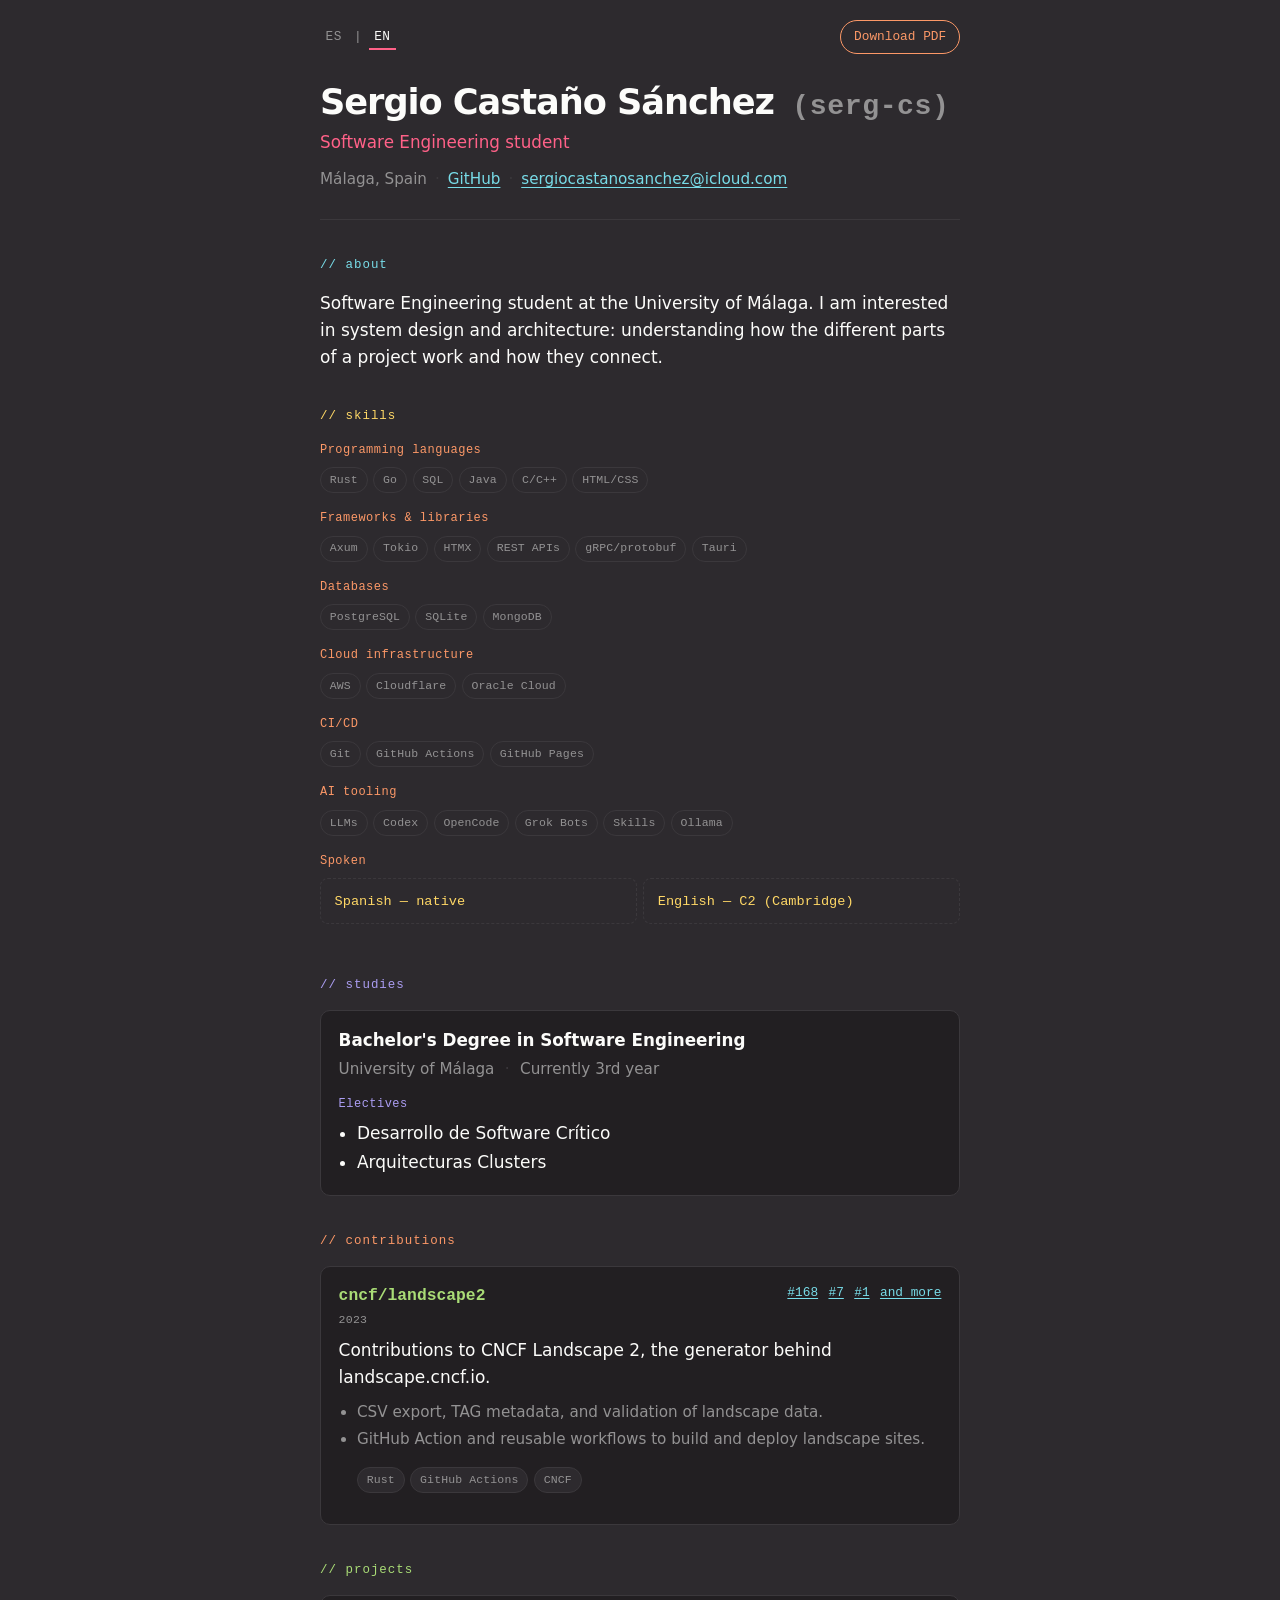
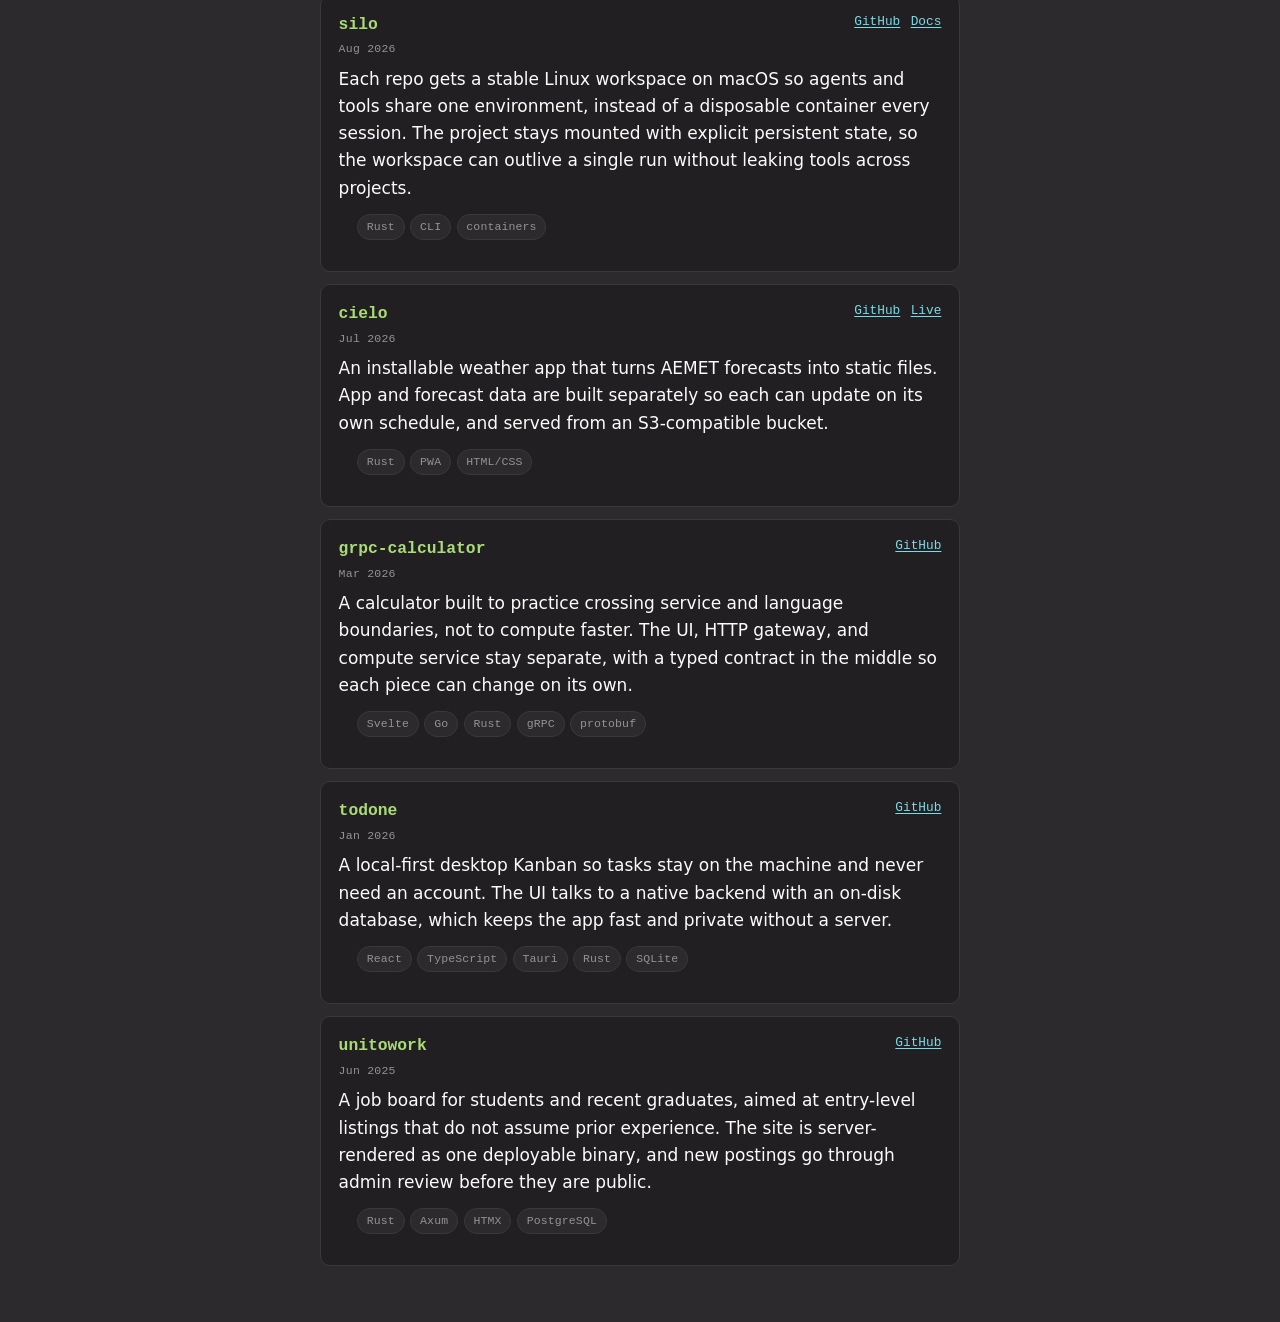
<file: docs/index.html>
<!doctype html>
<meta charset="utf-8" />
<meta http-equiv="refresh" content="0; url=cv/" />
<link rel="canonical" href="cv/" />
<title>Redirecting</title>
<script>
    location.replace("cv/" + location.search + location.hash);
</script>
<a href="cv/">CV</a>
</file>
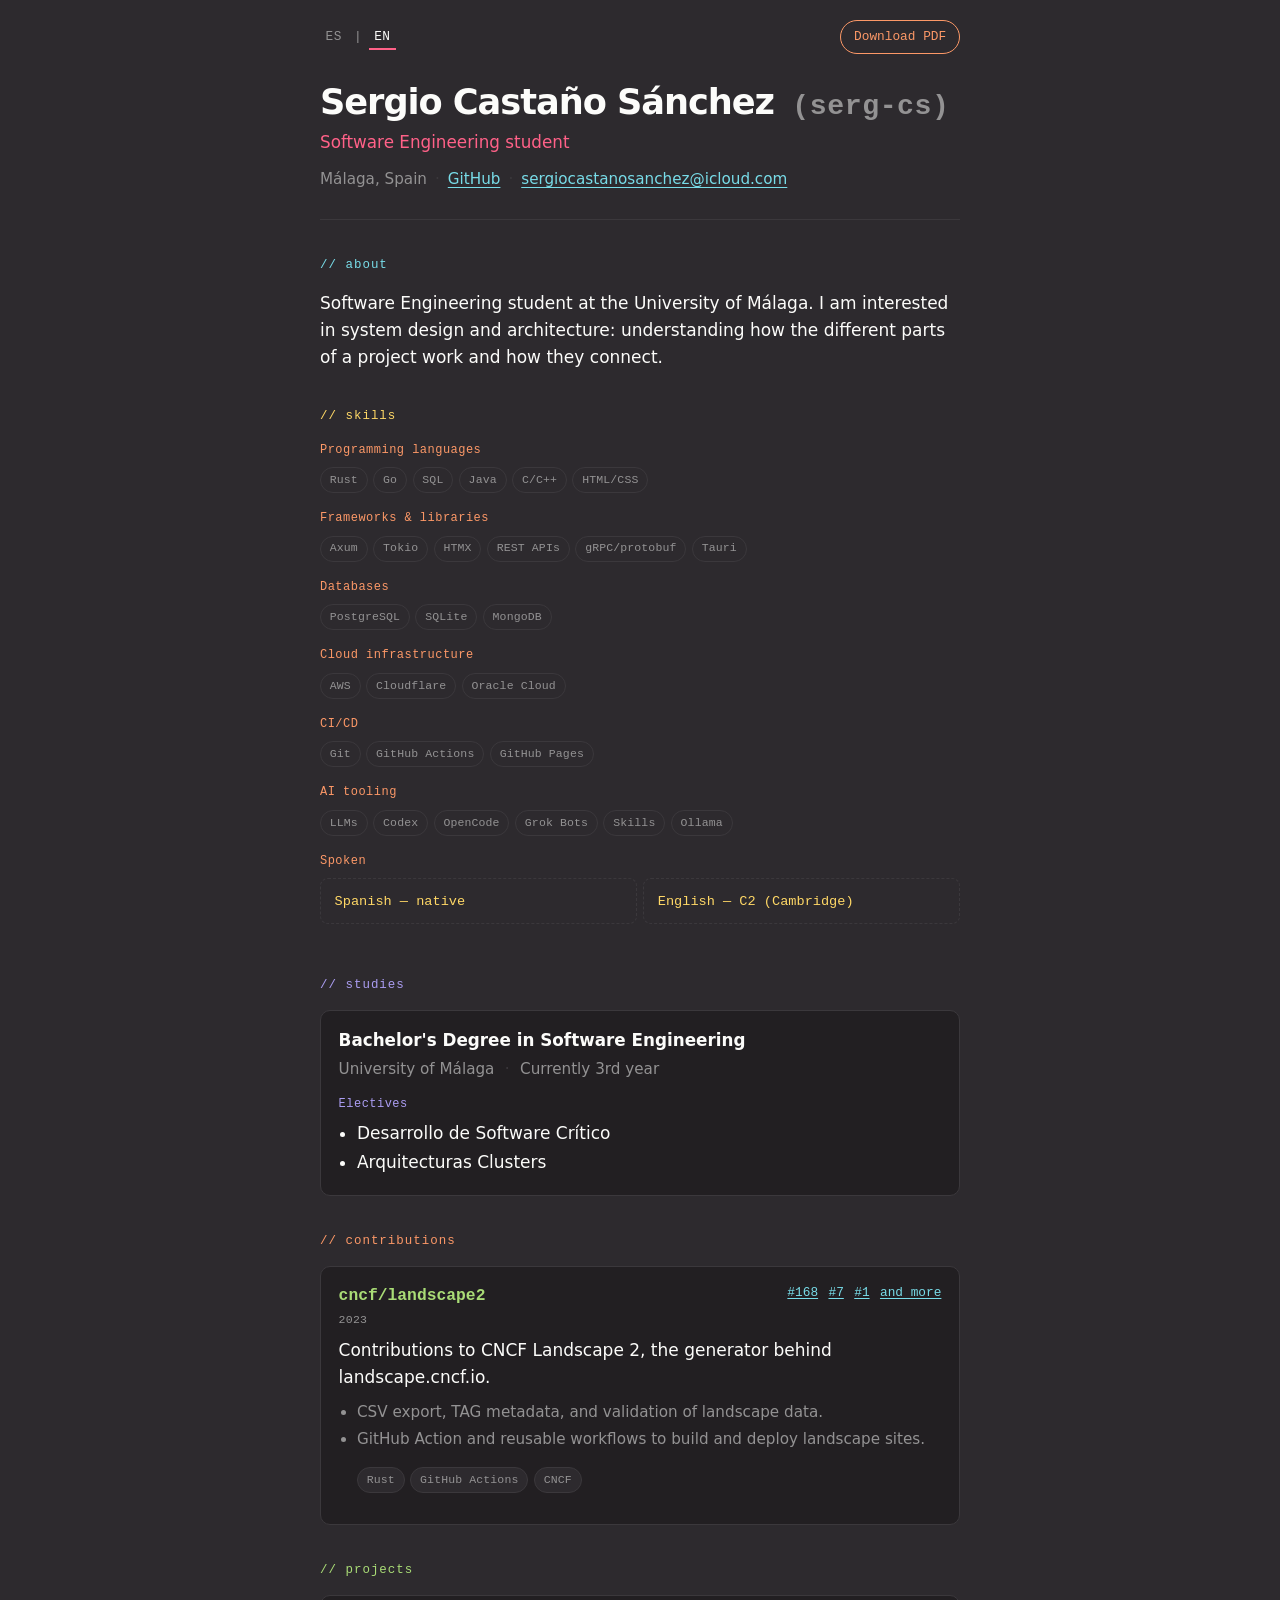
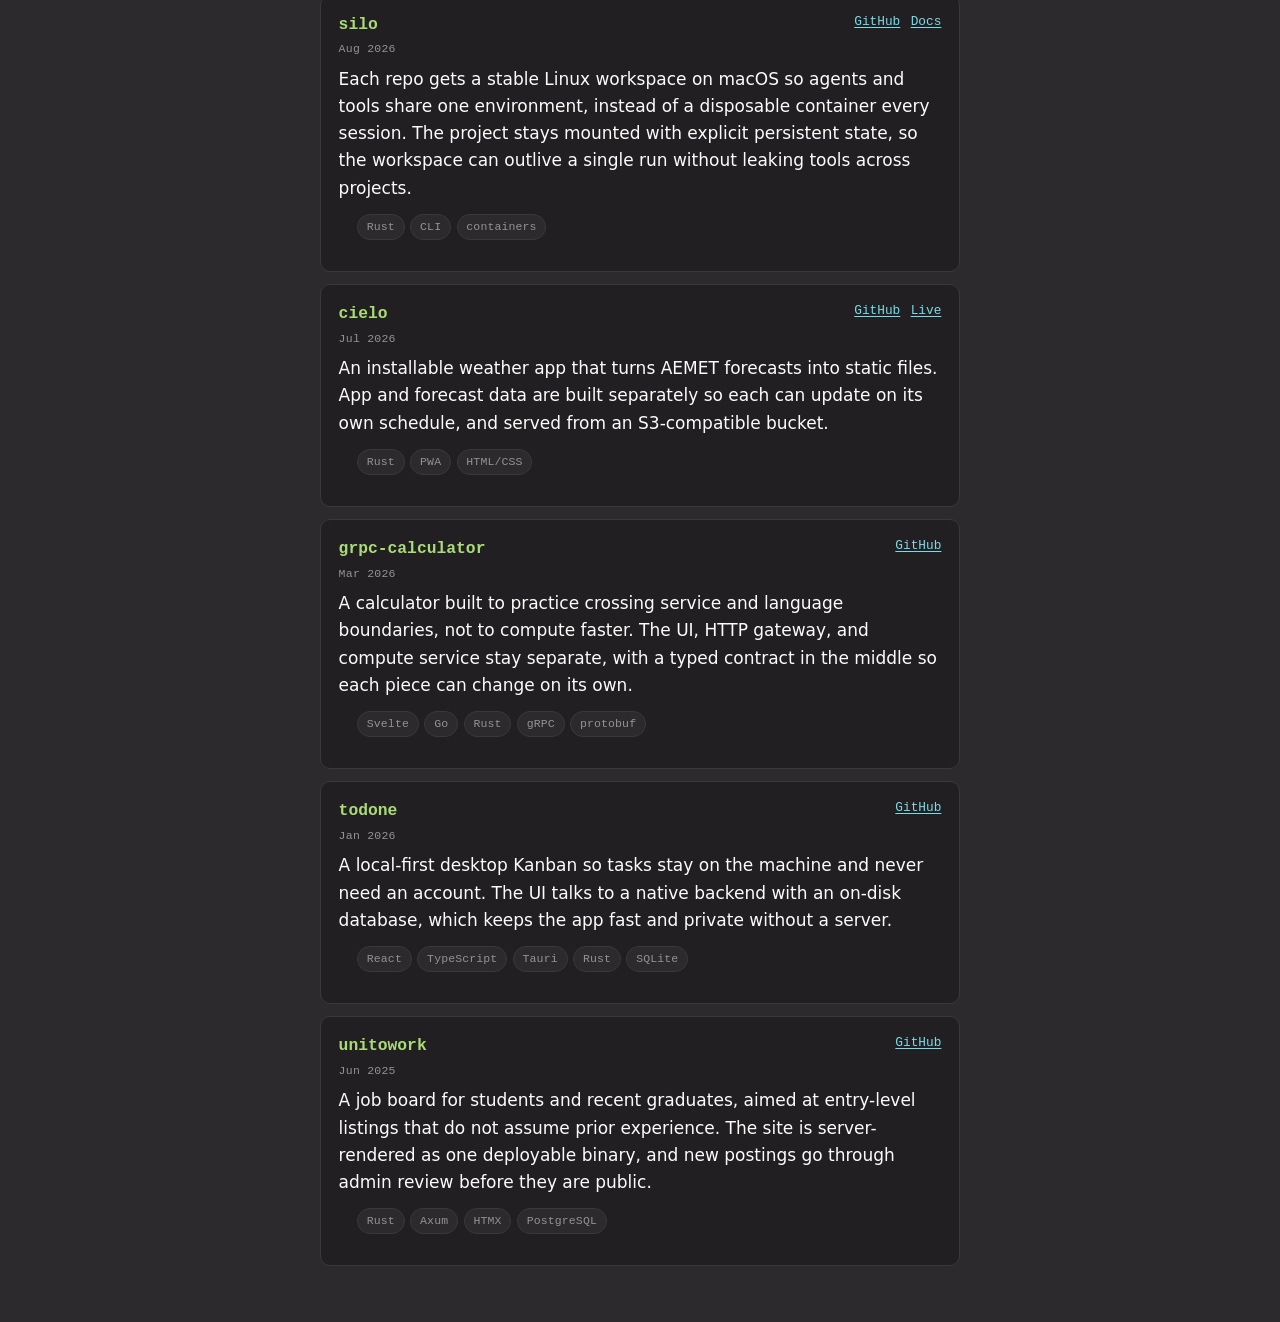
<file: docs/cv/index.html>
<!doctype html>
<html lang="en">
    <head>
        <meta charset="utf-8" />
        <meta name="viewport" content="width=device-width, initial-scale=1" />
        <meta name="color-scheme" content="dark" />
        <meta name="theme-color" content="#2d2a2e" />
        <meta
            name="description"
            content="CV — Sergio Castaño Sánchez, Software Engineering student in Málaga."
        />
        <meta name="author" content="Sergio Castaño Sánchez" />
        <meta property="og:type" content="profile" />
        <meta property="og:title" content="Sergio Castaño Sánchez — CV" />
        <meta
            property="og:description"
            content="Software Engineering student in Málaga"
        />
        <meta
            property="og:url"
            content="https://serg-cs.github.io/serg-cs/cv/"
        />
        <meta property="og:locale" content="en_US" />
        <meta property="og:locale:alternate" content="es_ES" />
        <meta property="profile:first_name" content="Sergio" />
        <meta property="profile:last_name" content="Castaño Sánchez" />
        <meta property="profile:username" content="serg-cs" />
        <meta name="twitter:card" content="summary" />
        <title>Sergio Castaño Sánchez — CV</title>
        <link
            rel="canonical"
            href="https://serg-cs.github.io/serg-cs/cv/"
        />
        <link
            rel="alternate"
            hreflang="en"
            href="https://serg-cs.github.io/serg-cs/cv/?lang=en"
        />
        <link
            rel="alternate"
            hreflang="es"
            href="https://serg-cs.github.io/serg-cs/cv/?lang=es"
        />
        <link
            rel="alternate"
            hreflang="x-default"
            href="https://serg-cs.github.io/serg-cs/cv/"
        />
        <script type="application/ld+json">
            {
                "@context": "https://schema.org",
                "@type": "Person",
                "name": "Sergio Castaño Sánchez",
                "alternateName": "serg-cs",
                "url": "https://serg-cs.github.io/serg-cs/cv/",
                "email": "sergiocastanosanchez@icloud.com",
                "jobTitle": "Software Engineering student",
                "sameAs": ["https://github.com/serg-cs"],
                "address": {
                    "@type": "PostalAddress",
                    "addressLocality": "Málaga",
                    "addressCountry": "ES"
                },
                "affiliation": {
                    "@type": "CollegeOrUniversity",
                    "name": "University of Málaga"
                }
            }
        </script>
        <link
            rel="icon"
            href="data:image/svg+xml,%3Csvg xmlns='http://www.w3.org/2000/svg' viewBox='0 0 32 32'%3E%3Crect width='32' height='32' rx='6' fill='%23221f22'/%3E%3Ctext x='16' y='21' text-anchor='middle' font-family='ui-monospace,monospace' font-size='10' font-weight='700' fill='%23fc9867'%3ESCS%3C/text%3E%3C/svg%3E"
        />
        <link rel="stylesheet" href="styles.css" />
        <script>
            (function () {
                var langs = { en: 1, es: 1 };
                var q = new URLSearchParams(location.search).get("lang");
                var stored = null;
                try {
                    stored = localStorage.getItem("cv-lang");
                } catch (e) {}
                var nav =
                    (navigator.languages && navigator.languages[0]) ||
                    navigator.language ||
                    "en";
                var device = String(nav).toLowerCase().indexOf("es") === 0 ? "es" : "en";
                var lang = langs[q] ? q : langs[stored] ? stored : device;
                document.documentElement.lang = lang;
                if (lang !== "en") document.documentElement.classList.add("i18n-pending");
            })();
        </script>
        <noscript>
            <style>
                html.i18n-pending [data-i18n] {
                    visibility: visible;
                }
            </style>
        </noscript>
    </head>
    <body>
        <a class="skip" href="#main" data-i18n="skip">Skip to content</a>
        <div class="wrap">
            <header>
                <div class="top-bar">
                    <nav class="lang" aria-label="Language">
                        <a href="?lang=es" hreflang="es" lang="es" data-set-lang="es">ES</a>
                        <span aria-hidden="true">|</span>
                        <a href="?lang=en" hreflang="en" lang="en" data-set-lang="en">EN</a>
                    </nav>
                    <a
                        class="pdf-btn"
                        href="cv-en.pdf"
                        download="Sergio-Castano-Sanchez-CV-en.pdf"
                        data-i18n="pdf"
                        >Download PDF</a
                    >
                </div>
                <h1>
                    Sergio Castaño Sánchez <span class="handle">(serg-cs)</span>
                </h1>
                <p class="role" data-i18n="role">
                    Software Engineering student
                </p>
                <p class="meta">
                    <span data-i18n="location">Málaga, Spain</span>
                    <span class="sep" aria-hidden="true">·</span>
                    <a href="https://github.com/serg-cs" rel="me">GitHub</a>
                    <span class="sep" aria-hidden="true">·</span>
                    <a href="mailto:sergiocastanosanchez@icloud.com"
                        >sergiocastanosanchez@icloud.com</a
                    >
                </p>
            </header>

            <main id="main">
                <section class="about" aria-labelledby="about-h">
                    <h2 id="about-h" data-i18n="sec.about">// about</h2>
                    <p data-i18n="about">
                        Software Engineering student at the University of
                        Málaga. I am interested in system design and
                        architecture: understanding how the different parts of a
                        project work and how they connect.
                    </p>
                </section>

                <section class="skills" aria-labelledby="skills-h">
                    <h2 id="skills-h" data-i18n="sec.skills">// skills</h2>

                    <div class="skill-group">
                        <h3 data-i18n="skills.languages">Programming languages</h3>
                        <ul class="chips">
                            <li class="chip">Rust</li>
                            <li class="chip">Go</li>
                            <li class="chip">SQL</li>
                            <li class="chip">Java</li>
                            <li class="chip">C/C++</li>
                            <li class="chip">HTML/CSS</li>
                        </ul>
                    </div>

                    <div class="skill-group">
                        <h3 data-i18n="skills.frameworks">Frameworks & libraries</h3>
                        <ul class="chips">
                            <li class="chip">Axum</li>
                            <li class="chip">Tokio</li>
                            <li class="chip">HTMX</li>
                            <li class="chip">REST APIs</li>
                            <li class="chip">gRPC/protobuf</li>
                            <li class="chip">Tauri</li>
                        </ul>
                    </div>

                    <div class="skill-group">
                        <h3 data-i18n="skills.databases">Databases</h3>
                        <ul class="chips">
                            <li class="chip">PostgreSQL</li>
                            <li class="chip">SQLite</li>
                            <li class="chip">MongoDB</li>
                        </ul>
                    </div>

                    <div class="skill-group">
                        <h3 data-i18n="skills.cloud">Cloud infrastructure</h3>
                        <ul class="chips">
                            <li class="chip">AWS</li>
                            <li class="chip">Cloudflare</li>
                            <li class="chip">Oracle Cloud</li>
                        </ul>
                    </div>

                    <div class="skill-group">
                        <h3 data-i18n="skills.cicd">CI/CD</h3>
                        <ul class="chips">
                            <li class="chip">Git</li>
                            <li class="chip">GitHub Actions</li>
                            <li class="chip">GitHub Pages</li>
                        </ul>
                    </div>

                    <div class="skill-group">
                        <h3 data-i18n="skills.ai">AI tooling</h3>
                        <ul class="chips">
                            <li class="chip">LLMs</li>
                            <li class="chip">Codex</li>
                            <li class="chip">OpenCode</li>
                            <li class="chip">Grok Bots</li>
                            <li class="chip">Skills</li>
                            <li class="chip">Ollama</li>
                        </ul>
                    </div>

                    <div class="skill-group">
                        <h3 data-i18n="skills.spoken">Spoken</h3>
                        <ul class="spoken">
                            <li data-i18n="skills.spanish">Spanish — native</li>
                            <li data-i18n="skills.english">English — C2 (Cambridge)</li>
                        </ul>
                    </div>
                </section>

                <section class="studies" aria-labelledby="studies-h">
                    <h2 id="studies-h" data-i18n="sec.studies">// studies</h2>
                    <div class="studies-block">
                        <h3 data-i18n="studies.degree">Bachelor's Degree in Software Engineering</h3>
                        <p class="studies-meta">
                            <span data-i18n="studies.school">University of Málaga</span>
                            <span class="sep" aria-hidden="true">·</span>
                            <span data-i18n="studies.year"
                                >Currently 3rd year</span
                            >
                        </p>
                        <p
                            class="electives-label"
                            data-i18n="studies.electives"
                        >
                            Electives
                        </p>
                        <ul>
                            <li>Desarrollo de Software Crítico</li>
                            <li>Arquitecturas Clusters</li>
                        </ul>
                    </div>
                </section>

                <section class="contributions" aria-labelledby="contributions-h">
                    <h2 id="contributions-h" data-i18n="sec.contributions">
                        // contributions
                    </h2>
                    <article class="card">
                        <div class="card-top">
                            <div class="card-heading">
                                <h3>cncf/landscape2</h3>
                                <p class="card-date">
                                    <time
                                        datetime="2023"
                                        data-i18n="landscape.date"
                                        >2023</time
                                    >
                                </p>
                            </div>
                            <p class="card-links">
                                <a
                                    href="https://github.com/cncf/landscape2/pull/168"
                                    title="Generate CSV file listing all landscape items"
                                    data-i18n-title="landscape.pr168"
                                    >#168</a
                                >
                                <a
                                    href="https://github.com/cncf/landscape2-sites/pull/7"
                                    title="Add reusable build-and-deploy workflow"
                                    data-i18n-title="landscape.pr7"
                                    >#7</a
                                >
                                <a
                                    href="https://github.com/cncf/landscape2-validate-action/pull/1"
                                    title="Add landscape2 validate action"
                                    data-i18n-title="landscape.pr1"
                                    >#1</a
                                >
                                <a
                                    class="more"
                                    href="https://github.com/search?q=author%3Aserg-cs+org%3Acncf+is%3Apr&amp;type=pullrequests"
                                    data-i18n="landscape.more"
                                    >and more</a
                                >
                            </p>
                        </div>
                        <p class="pitch" data-i18n="landscape.pitch">
                            Contributions to CNCF Landscape 2, the generator
                            behind landscape.cncf.io.
                        </p>
                        <ul>
                            <li data-i18n="landscape.b1">
                                CSV export, TAG metadata, and validation of
                                landscape data.
                            </li>
                            <li data-i18n="landscape.b2">
                                GitHub Action and reusable workflows to build
                                and deploy landscape sites.
                            </li>
                        </ul>
                        <ul class="chips">
                            <li class="chip">Rust</li>
                            <li class="chip">GitHub Actions</li>
                            <li class="chip">CNCF</li>
                        </ul>
                    </article>
                </section>

                <section class="projects" aria-labelledby="projects-h">
                    <h2 id="projects-h" data-i18n="sec.projects">
                        // projects
                    </h2>
                    <div class="projects-list">
                        <article class="card">
                            <div class="card-top">
                                <div class="card-heading">
                                    <h3>silo</h3>
                                    <p class="card-date">
                                        <time datetime="2026-08" data-i18n="silo.date">Aug 2026</time>
                                    </p>
                                </div>
                                <p class="card-links">
                                    <a href="https://github.com/serg-cs/silo" aria-label="silo on GitHub">GitHub</a>
                                    <a href="https://serg-cs.github.io/silo/" data-i18n="link.docs">Docs</a>
                                </p>
                            </div>
                            <p class="pitch" data-i18n="silo.pitch">Each repo gets a stable Linux workspace on macOS so agents and tools share one environment, instead of a disposable container every session. The project stays mounted with explicit persistent state, so the workspace can outlive a single run without leaking tools across projects.</p>
                            <ul class="chips">
                                <li class="chip">Rust</li>
                                <li class="chip">CLI</li>
                                <li class="chip">containers</li>
                            </ul>
                        </article>

                        <article class="card">
                            <div class="card-top">
                                <div class="card-heading">
                                    <h3>cielo</h3>
                                    <p class="card-date">
                                        <time datetime="2026-07" data-i18n="cielo.date">Jul 2026</time>
                                    </p>
                                </div>
                                <p class="card-links">
                                    <a href="https://github.com/serg-cs/cielo" aria-label="cielo on GitHub">GitHub</a>
                                    <a href="https://cielo.serg-cs.com" data-i18n="link.live">Live</a>
                                </p>
                            </div>
                            <p class="pitch" data-i18n="cielo.pitch">An installable weather app that turns AEMET forecasts into static files. App and forecast data are built separately so each can update on its own schedule, and served from an S3-compatible bucket.</p>
                            <ul class="chips">
                                <li class="chip">Rust</li>
                                <li class="chip">PWA</li>
                                <li class="chip">HTML/CSS</li>
                            </ul>
                        </article>

                        <article class="card">
                            <div class="card-top">
                                <div class="card-heading">
                                    <h3>grpc-calculator</h3>
                                    <p class="card-date">
                                        <time datetime="2026-03" data-i18n="grpc.date">Mar 2026</time>
                                    </p>
                                </div>
                                <p class="card-links">
                                    <a href="https://github.com/serg-cs/grpc-calculator" aria-label="grpc-calculator on GitHub">GitHub</a>
                                </p>
                            </div>
                            <p class="pitch" data-i18n="grpc.pitch">A calculator built to practice crossing service and language boundaries, not to compute faster. The UI, HTTP gateway, and compute service stay separate, with a typed contract in the middle so each piece can change on its own.</p>
                            <ul class="chips">
                                <li class="chip">Svelte</li>
                                <li class="chip">Go</li>
                                <li class="chip">Rust</li>
                                <li class="chip">gRPC</li>
                                <li class="chip">protobuf</li>
                            </ul>
                        </article>

                        <article class="card">
                            <div class="card-top">
                                <div class="card-heading">
                                    <h3>todone</h3>
                                    <p class="card-date">
                                        <time datetime="2026-01" data-i18n="todone.date">Jan 2026</time>
                                    </p>
                                </div>
                                <p class="card-links">
                                    <a href="https://github.com/serg-cs/todone" aria-label="todone on GitHub">GitHub</a>
                                </p>
                            </div>
                            <p class="pitch" data-i18n="todone.pitch">A local-first desktop Kanban so tasks stay on the machine and never need an account. The UI talks to a native backend with an on-disk database, which keeps the app fast and private without a server.</p>
                            <ul class="chips">
                                <li class="chip">React</li>
                                <li class="chip">TypeScript</li>
                                <li class="chip">Tauri</li>
                                <li class="chip">Rust</li>
                                <li class="chip">SQLite</li>
                            </ul>
                        </article>

                        <article class="card">
                            <div class="card-top">
                                <div class="card-heading">
                                    <h3>unitowork</h3>
                                    <p class="card-date">
                                        <time datetime="2025-06" data-i18n="unitowork.date">Jun 2025</time>
                                    </p>
                                </div>
                                <p class="card-links">
                                    <a href="https://github.com/serg-cs/unitowork" aria-label="unitowork on GitHub">GitHub</a>
                                </p>
                            </div>
                            <p class="pitch" data-i18n="unitowork.pitch">A job board for students and recent graduates, aimed at entry-level listings that do not assume prior experience. The site is server-rendered as one deployable binary, and new postings go through admin review before they are public.</p>
                            <ul class="chips">
                                <li class="chip">Rust</li>
                                <li class="chip">Axum</li>
                                <li class="chip">HTMX</li>
                                <li class="chip">PostgreSQL</li>
                            </ul>
                        </article>
                    </div>
                </section>
            </main>
        </div>

        <script src="main.js"></script>
    </body>
</html>
</file>
<file: docs/cv/styles.css>
:root {
  --bg: #2d2a2e;
  --bg-deep: #221f22;
  --text: #fcfcfa;
  --muted: #939293;
  --line: #3b383c;
  --pink: #ff6188;
  --orange: #fc9867;
  --yellow: #ffd866;
  --green: #a9dc76;
  --cyan: #78dce8;
  --purple: #ab9df2;
  --sans: ui-sans-serif, system-ui, -apple-system, "Segoe UI", Roboto, "Helvetica Neue", "Liberation Sans", "DejaVu Sans", Arial, sans-serif;
  --mono: ui-monospace, "SF Mono", "Cascadia Code", "JetBrains Mono", Menlo, Consolas, "Liberation Mono", "DejaVu Sans Mono", monospace;
  --max: 40rem;
}

* { box-sizing: border-box; }

html { scroll-behavior: smooth; }

body {
  margin: 0;
  font-family: var(--sans);
  font-size: 1.0625rem;
  line-height: 1.6;
  color: var(--text);
  background: var(--bg);
  -webkit-font-smoothing: antialiased;
}

html.i18n-pending [data-i18n] { visibility: hidden; }

a {
  color: var(--cyan);
  text-decoration-thickness: 1px;
  text-underline-offset: 0.18em;
}

a:hover { color: var(--green); }

:focus-visible {
  outline: 2px solid var(--yellow);
  outline-offset: 3px;
}

.skip {
  position: absolute;
  left: 0.75rem;
  top: -3rem;
  background: var(--bg-deep);
  color: var(--text);
  padding: 0.4rem 0.7rem;
  z-index: 10;
}

.skip:focus { top: 0.75rem; }

.wrap {
  width: min(var(--max), calc(100% - 2rem));
  margin: 0 auto;
  padding: 1.25rem 0 3.5rem;
}

header {
  padding-bottom: 1.75rem;
  border-bottom: 1px solid var(--line);
}

.top-bar {
  display: flex;
  align-items: center;
  justify-content: space-between;
  gap: 0.75rem;
  margin-bottom: 1.75rem;
}

.lang {
  display: flex;
  align-items: center;
  gap: 0.4rem;
  font-family: var(--mono);
  font-size: 0.8rem;
  letter-spacing: 0.04em;
}

.lang span { color: var(--muted); }

.lang a {
  display: inline-flex;
  align-items: center;
  justify-content: center;
  min-width: 1.5rem;
  min-height: 1.5rem;
  padding: 0.2rem 0.35rem;
  font: inherit;
  color: var(--muted);
  background: transparent;
  text-decoration: none;
}

.lang a:hover { color: var(--text); }

html[lang="en"] .lang a[data-set-lang="en"],
html[lang="es"] .lang a[data-set-lang="es"] {
  color: var(--text);
  box-shadow: inset 0 -2px 0 var(--pink);
}

.pdf-btn {
  font-family: var(--mono);
  font-size: 0.8rem;
  color: var(--orange);
  background: transparent;
  border: 1px solid var(--orange);
  border-radius: 999px;
  padding: 0.35rem 0.8rem;
  text-decoration: none;
}

.pdf-btn:hover {
  color: var(--bg);
  background: var(--orange);
}

h1 {
  margin: 0 0 0.35rem;
  font-size: clamp(1.7rem, 6vw, 2.2rem);
  font-weight: 650;
  letter-spacing: -0.03em;
  line-height: 1.15;
}

.handle {
  display: inline-block;
  margin-left: 0.45rem;
  font-family: var(--mono);
  font-size: 0.8em;
  font-weight: 600;
  letter-spacing: 0.02em;
  color: var(--muted);
  vertical-align: baseline;
}

.role {
  margin: 0 0 0.7rem;
  color: var(--pink);
  font-size: 1.05rem;
}

.meta {
  margin: 0;
  color: var(--muted);
  font-size: 0.95rem;
  display: flex;
  flex-wrap: wrap;
  gap: 0.35rem 0.15rem;
}

.sep {
  margin: 0 0.35rem;
  color: var(--line);
}

main {
  display: grid;
  gap: 2.25rem;
  padding-top: 2.25rem;
}

section h2 {
  margin: 0 0 0.85rem;
  font-family: var(--mono);
  font-size: 0.78rem;
  font-weight: 500;
  letter-spacing: 0.08em;
  text-transform: lowercase;
}

.about h2 { color: var(--cyan); }
.skills h2 { color: var(--yellow); }
.studies h2 { color: var(--purple); }
.contributions h2 { color: var(--orange); }
.projects h2 { color: var(--green); }

.about p { margin: 0; }

.card,
.studies-block {
  background: var(--bg-deep);
  border: 1px solid var(--line);
  border-radius: 10px;
  padding: 1rem 1.1rem;
}

.studies-block h3 {
  margin: 0 0 0.2rem;
  font-size: 1.05rem;
  font-weight: 600;
}

.studies-meta {
  margin: 0 0 0.85rem;
  color: var(--muted);
  font-size: 0.95rem;
}

.electives-label {
  margin: 0 0 0.35rem;
  font-family: var(--mono);
  font-size: 0.75rem;
  color: var(--purple);
  letter-spacing: 0.04em;
}

.studies-block ul {
  margin: 0;
  padding-left: 1.15rem;
}

.studies-block li { margin: 0.15rem 0; }

.projects-list { display: grid; gap: 0.75rem; }

.card-top {
  display: flex;
  align-items: flex-start;
  justify-content: space-between;
  flex-wrap: wrap;
  gap: 0.75rem 1rem;
  margin-bottom: 0.45rem;
}

.card-heading { min-width: 0; }

.card h3 {
  margin: 0;
  font-family: var(--mono);
  font-size: 1.02rem;
  font-weight: 600;
  color: var(--green);
}

.card-date {
  margin: 0.15rem 0 0;
  font-family: var(--mono);
  font-size: 0.72rem;
  color: var(--muted);
  letter-spacing: 0.02em;
}

.pitch { margin: 0 0 0.55rem; }

.card ul {
  margin: 0 0 0.75rem;
  padding-left: 1.15rem;
  color: var(--muted);
  font-size: 0.95rem;
}

.card li { margin: 0.2rem 0; }

.chips {
  display: flex;
  flex-wrap: wrap;
  gap: 0.35rem;
  margin: 0;
  padding: 0;
  list-style: none;
}

.chip {
  font-family: var(--mono);
  font-size: 0.72rem;
  letter-spacing: 0.01em;
  color: var(--muted);
  background: var(--bg);
  border: 1px solid var(--line);
  border-radius: 999px;
  padding: 0.18rem 0.55rem;
}

.card-links {
  margin: 0 0 0 auto;
  display: flex;
  flex-wrap: wrap;
  justify-content: flex-end;
  gap: 0.65rem;
  font-family: var(--mono);
  font-size: 0.8rem;
  flex-shrink: 0;
}

.skill-group { margin: 0 0 1rem; }

.skill-group h3 {
  margin: 0 0 0.45rem;
  font-family: var(--mono);
  font-size: 0.75rem;
  font-weight: 500;
  color: var(--orange);
  letter-spacing: 0.04em;
}

.spoken {
  margin: 0;
  padding: 0;
  list-style: none;
  display: flex;
  flex-wrap: wrap;
  gap: 0.4rem;
}

.spoken li {
  margin: 0;
  flex: 1 1 10rem;
  padding: 0.7rem 0.85rem;
  border: 1px dashed var(--line);
  border-radius: 8px;
  color: var(--yellow);
  font-family: var(--mono);
  font-size: 0.85rem;
}

@media (prefers-reduced-motion: reduce) {
  html { scroll-behavior: auto; }
}

@media print {
  html, body {
    background: var(--bg) !important;
    color: var(--text);
    visibility: visible;
    min-height: 100%;
    print-color-adjust: exact;
    -webkit-print-color-adjust: exact;
    font-size: 10pt;
    line-height: 1.38;
    font-variant-ligatures: none;
    font-feature-settings: "liga" 0, "clig" 0;
  }

  html.i18n-pending [data-i18n] { visibility: visible; }

  .skip, .top-bar { display: none !important; }

  .wrap {
    width: min(var(--max), 100%);
    margin: 0 auto;
    padding: 0;
  }

  h1 {
    font-size: 1.45rem;
    margin-bottom: 0.2rem;
  }

  .role {
    font-size: 0.95rem;
    margin-bottom: 0.3rem;
  }

  .meta { font-size: 0.85rem; }

  header { padding-bottom: 0.5rem; }

  main {
    gap: 0.65rem;
    padding-top: 0.65rem;
  }

  section h2 {
    margin-bottom: 0.35rem;
    break-after: avoid;
  }

  .card, .studies-block {
    break-inside: avoid;
    padding: 0.5rem 0.65rem;
  }

  .skill-group { margin-bottom: 0.3rem; }
  .skill-group h3 { margin-bottom: 0.25rem; }

  .spoken {
    gap: 0.5rem 1.25rem;
  }

  .spoken li {
    flex: 0 1 auto;
    padding: 0;
    border: 0;
  }

  .pitch { margin-bottom: 0.3rem; }
  .card-top {
    margin-bottom: 0.25rem;
    gap: 0.35rem 0.75rem;
  }
  .card ul { margin-bottom: 0.3rem; }
  .card li { margin: 0.08rem 0; }
  .studies-meta { margin-bottom: 0.4rem; }
  .projects-list { gap: 0.35rem; }
  .chip {
    padding: 0.08rem 0.4rem;
    font-size: 0.62rem;
  }

  @page {
    size: A4;
    margin: 9mm;
    background: var(--bg);
  }
}
</file>
